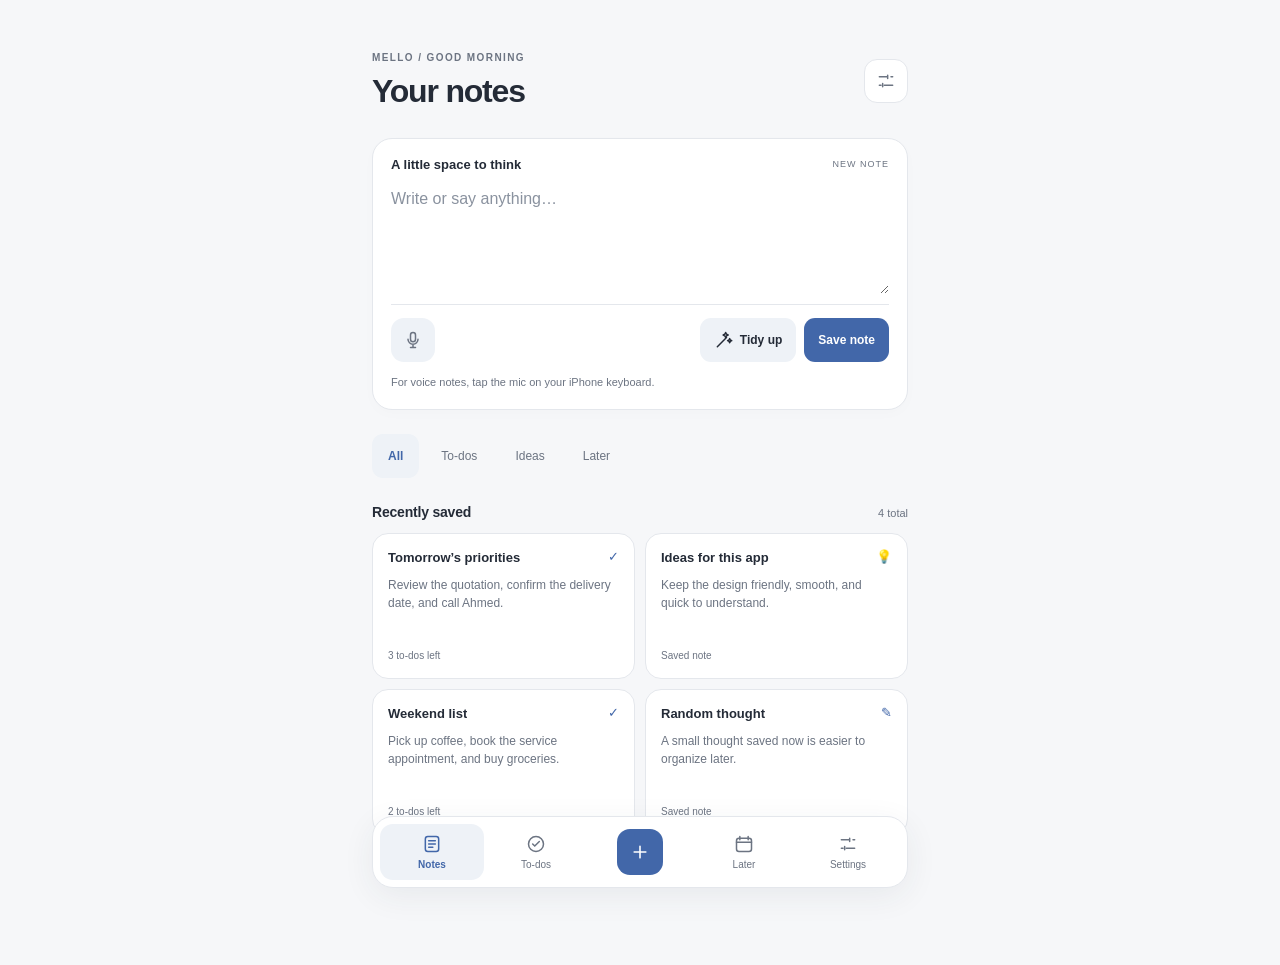
<file: index.html>
<!doctype html>
<html lang="en">
<head>
  <meta charset="utf-8">
  <meta name="viewport" content="width=device-width, initial-scale=1, viewport-fit=cover">
  <meta name="theme-color" content="#f6f7f9">
  <meta name="apple-mobile-web-app-capable" content="yes">
  <meta name="apple-mobile-web-app-status-bar-style" content="default">
  <meta name="apple-mobile-web-app-title" content="Mello Notes">
  <meta name="description" content="A friendly, private notes app that turns messy thoughts into clear notes and actions.">
  <title>Mello Notes</title>
  <link rel="manifest" href="manifest.webmanifest">
  <link rel="icon" href="icons/icon.svg" type="image/svg+xml">
  <link rel="apple-touch-icon" href="icons/icon-180.png">
  <link rel="stylesheet" href="styles.css">
</head>
<body>
  <div class="app-shell" data-theme="ocean">
    <header class="app-header">
      <div>
        <p class="greeting" id="greeting">MELLO / YOUR PERSONAL SPACE</p>
        <h1 id="screenTitle">Your notes</h1>
      </div>
      <button class="icon-button profile-button" id="settingsButton" aria-label="Open settings">
        <svg aria-hidden="true"><use href="#icon-settings"></use></svg>
      </button>
    </header>

    <main>
      <section class="capture-panel" id="capturePanel" aria-labelledby="newNoteLabel">
        <div class="capture-heading">
          <label id="newNoteLabel" for="noteInput">A little space to think</label>
          <span class="ai-ready">NEW NOTE</span>
        </div>
        <textarea id="noteInput" rows="3" placeholder="Write or say anything…" autocomplete="off"></textarea>
        <div class="capture-actions">
          <button class="mic-button" id="micButton" type="button" aria-label="Use iPhone dictation">
            <svg aria-hidden="true"><use href="#icon-mic"></use></svg>
          </button>
          <button class="secondary-button" id="organizeButton" type="button">
            <svg aria-hidden="true"><use href="#icon-wand"></use></svg>
            Tidy up
          </button>
          <button class="primary-button" id="savePlainNote" type="button">Save note</button>
        </div>
        <p class="capture-hint">For voice notes, tap the mic on your iPhone keyboard.</p>
      </section>

      <section id="notesView" class="view active-view" aria-label="Notes">
        <div class="filter-row" role="group" aria-label="Filter notes">
          <button class="filter-chip active" data-filter="all">All</button>
          <button class="filter-chip" data-filter="task">To-dos</button>
          <button class="filter-chip" data-filter="idea">Ideas</button>
          <button class="filter-chip" data-filter="scheduled">Later</button>
        </div>
        <div class="section-heading">
          <h2>Recently saved</h2>
          <span id="noteCount">0 total</span>
        </div>
        <div class="note-grid" id="noteGrid"></div>
        <div class="empty-state" id="notesEmpty" hidden>
          <span class="empty-icon">💭</span>
          <h3>Your thoughts will live here</h3>
          <p>Write something above—even if it is messy.</p>
        </div>
      </section>

      <section id="tasksView" class="view" aria-label="Tasks" hidden>
        <div class="section-heading top-section"><h2>To-dos</h2><span id="taskCount">0 open</span></div>
        <div id="taskList" class="task-list"></div>
        <div class="empty-state" id="tasksEmpty" hidden><span class="empty-icon">✅</span><h3>Nothing waiting</h3><p>Tasks found in your notes will appear here.</p></div>
      </section>

      <section id="scheduleView" class="view" aria-label="Schedule" hidden>
        <div class="section-heading top-section"><h2>Later</h2><span>Reminders</span></div>
        <div id="scheduleList" class="schedule-list"></div>
        <div class="empty-state" id="scheduleEmpty" hidden><span class="empty-icon">🗓️</span><h3>No reminders yet</h3><p>Add a date to any note when you need a nudge.</p></div>
      </section>
    </main>

    <nav class="bottom-nav" aria-label="Main navigation">
      <button class="nav-button active" data-view="notes" aria-label="Notes"><svg aria-hidden="true"><use href="#icon-note"></use></svg><span>Notes</span></button>
      <button class="nav-button" data-view="tasks" aria-label="Tasks"><svg aria-hidden="true"><use href="#icon-check"></use></svg><span>To-dos</span></button>
      <button class="nav-button add-button" data-view="add" aria-label="Add a note"><svg aria-hidden="true"><use href="#icon-plus"></use></svg><span>Add</span></button>
      <button class="nav-button" data-view="schedule" aria-label="Schedule"><svg aria-hidden="true"><use href="#icon-calendar"></use></svg><span>Later</span></button>
      <button class="nav-button" data-view="settings" aria-label="Settings"><svg aria-hidden="true"><use href="#icon-settings"></use></svg><span>Settings</span></button>
    </nav>

  <dialog id="organizeDialog" class="sheet-dialog">
    <form method="dialog" class="sheet-card" id="organizeForm">
      <div class="sheet-handle"></div>
      <div class="sheet-header"><div><span class="sheet-kicker">Formatting preview</span><h2>A little more organized</h2></div><button class="icon-button" value="cancel" aria-label="Close"><svg aria-hidden="true"><use href="#icon-close"></use></svg></button></div>
      <p class="capture-hint">Basic offline formatting, not AI rewriting. Please review dates and tasks before saving.</p>
      <label for="organizedTitle">Title</label>
      <input id="organizedTitle" type="text" maxlength="80">
      <label for="organizedText">Organized note</label>
      <textarea id="organizedText" rows="5"></textarea>
      <div class="suggestion-block">
        <div class="suggestion-heading"><strong>Tasks found</strong><span id="detectedTaskCount">0</span></div>
        <div id="detectedTasks" class="detected-tasks"></div>
      </div>
      <div class="reminder-fields">
        <label>Reminder date<input id="suggestedDate" type="date"></label>
        <label>Time<input id="suggestedTime" type="time"></label>
      </div>
      <details class="original-note"><summary>See original words</summary><p id="originalText"></p></details>
      <div class="sheet-actions"><button class="secondary-button" id="keepOriginal" type="button">Save original</button><button class="primary-button" id="applyOrganized" value="default"><svg aria-hidden="true"><use href="#icon-check"></use></svg>Save version</button></div>
    </form>
  </dialog>

  <dialog id="noteDialog" class="sheet-dialog">
    <form method="dialog" class="sheet-card" id="noteForm">
      <div class="sheet-handle"></div>
      <div class="sheet-header"><div><span class="sheet-kicker">Note</span><h2>Edit your note</h2></div><button class="icon-button" value="cancel" aria-label="Close"><svg aria-hidden="true"><use href="#icon-close"></use></svg></button></div>
      <input type="hidden" id="editingNoteId">
      <label for="editingTitle">Title</label><input id="editingTitle" type="text" maxlength="80">
      <label for="editingText">Note</label><textarea id="editingText" rows="6"></textarea>
      <div class="reminder-fields"><label>Reminder date<input id="editingDate" type="date"></label><label>Time<input id="editingTime" type="time"></label></div>
      <button type="button" class="calendar-button" id="noteCalendar">Save &amp; export to Calendar</button>
      <p class="capture-hint">Import the event into Calendar and set an alert there. Mello does not send background notifications.</p>
      <div class="sheet-actions split"><button type="button" class="danger-button" id="deleteNote">Delete</button><div><button class="secondary-button" value="cancel">Cancel</button><button class="primary-button" id="saveNote" value="default">Save</button></div></div>
    </form>
  </dialog>

  <dialog id="settingsDialog" class="sheet-dialog">
    <form method="dialog" class="sheet-card settings-card">
      <div class="sheet-handle"></div>
      <div class="sheet-header"><div><span class="sheet-kicker">Make it yours</span><h2>Settings</h2></div><button class="icon-button" value="cancel" aria-label="Close"><svg aria-hidden="true"><use href="#icon-close"></use></svg></button></div>
      <section class="settings-section"><h3>Colour</h3><div class="theme-picker" id="themePicker"><button type="button" data-theme="ocean" class="theme-option active"><span class="theme-swatch ocean"></span>Slate</button><button type="button" data-theme="grape" class="theme-option"><span class="theme-swatch grape"></span>Dusk</button><button type="button" data-theme="sunset" class="theme-option"><span class="theme-swatch sunset"></span>Stone</button><button type="button" data-theme="matcha" class="theme-option"><span class="theme-swatch matcha"></span>Sage</button></div></section>
      <section class="settings-section"><h3>Install on iPhone</h3><p>Open this page in Safari, tap Share, then choose <strong>Add to Home Screen</strong>.</p></section>
      <section class="settings-section"><h3>Your data</h3><p>Notes stay in this browser on this device.</p><div class="settings-actions"><button type="button" class="secondary-button" id="exportData">Export backup</button><label class="secondary-button file-button">Import backup<input id="importData" type="file" accept="application/json"></label></div></section>
    </form>
  </dialog>

  <div class="toast" id="toast" role="status" aria-live="polite"></div>
  </div>

  <svg width="0" height="0" class="icon-sprite" aria-hidden="true">
    <symbol id="icon-smile" viewBox="0 0 24 24"><circle cx="12" cy="12" r="9" fill="none" stroke="currentColor" stroke-width="1.8"/><path d="M8 14.2c1 1.5 2.3 2.2 4 2.2s3-.7 4-2.2M9 9h.01M15 9h.01" fill="none" stroke="currentColor" stroke-linecap="round" stroke-width="2"/></symbol>
    <symbol id="icon-sparkles" viewBox="0 0 24 24"><path d="m12 3 1.4 4.1L17.5 8.5l-4.1 1.4L12 14l-1.4-4.1-4.1-1.4 4.1-1.4L12 3Zm6 10 .8 2.2 2.2.8-2.2.8L18 19l-.8-2.2L15 16l2.2-.8L18 13Z" fill="none" stroke="currentColor" stroke-linejoin="round" stroke-width="1.8"/></symbol>
    <symbol id="icon-mic" viewBox="0 0 24 24"><rect x="9" y="3" width="6" height="11" rx="3" fill="none" stroke="currentColor" stroke-width="1.8"/><path d="M6 11a6 6 0 0 0 12 0M12 17v4M9 21h6" fill="none" stroke="currentColor" stroke-linecap="round" stroke-width="1.8"/></symbol>
    <symbol id="icon-wand" viewBox="0 0 24 24"><path d="m4 20 11-11M13 5l1-2 1 2 2 1-2 1-1 2-1-2-2-1 2-1Zm5 7 .8-1.7.8 1.7 1.7.8-1.7.8-.8 1.7-.8-1.7-1.7-.8 1.7-.8Z" fill="none" stroke="currentColor" stroke-linecap="round" stroke-linejoin="round" stroke-width="1.8"/></symbol>
    <symbol id="icon-note" viewBox="0 0 24 24"><rect x="4" y="3" width="16" height="18" rx="3" fill="none" stroke="currentColor" stroke-width="1.8"/><path d="M8 8h8M8 12h8M8 16h5" stroke="currentColor" stroke-linecap="round" stroke-width="1.8"/></symbol>
    <symbol id="icon-check" viewBox="0 0 24 24"><circle cx="12" cy="12" r="9" fill="none" stroke="currentColor" stroke-width="1.8"/><path d="m8 12 2.5 2.5L16 9" fill="none" stroke="currentColor" stroke-linecap="round" stroke-linejoin="round" stroke-width="1.8"/></symbol>
    <symbol id="icon-calendar" viewBox="0 0 24 24"><rect x="3" y="5" width="18" height="16" rx="3" fill="none" stroke="currentColor" stroke-width="1.8"/><path d="M7 3v4M17 3v4M3 10h18" stroke="currentColor" stroke-linecap="round" stroke-width="1.8"/></symbol>
    <symbol id="icon-plus" viewBox="0 0 24 24"><path d="M12 5v14M5 12h14" stroke="currentColor" stroke-linecap="round" stroke-width="1.9"/></symbol>
    <symbol id="icon-settings" viewBox="0 0 24 24"><path d="M4 7h10M18 7h2M4 17h2M10 17h10M14 5v4M8 15v4" fill="none" stroke="currentColor" stroke-linecap="round" stroke-width="1.8"/></symbol>
    <symbol id="icon-close" viewBox="0 0 24 24"><path d="m7 7 10 10M17 7 7 17" stroke="currentColor" stroke-linecap="round" stroke-width="1.8"/></symbol>
  </svg>
  <script src="app.js"></script>
</body>
</html>
</file>
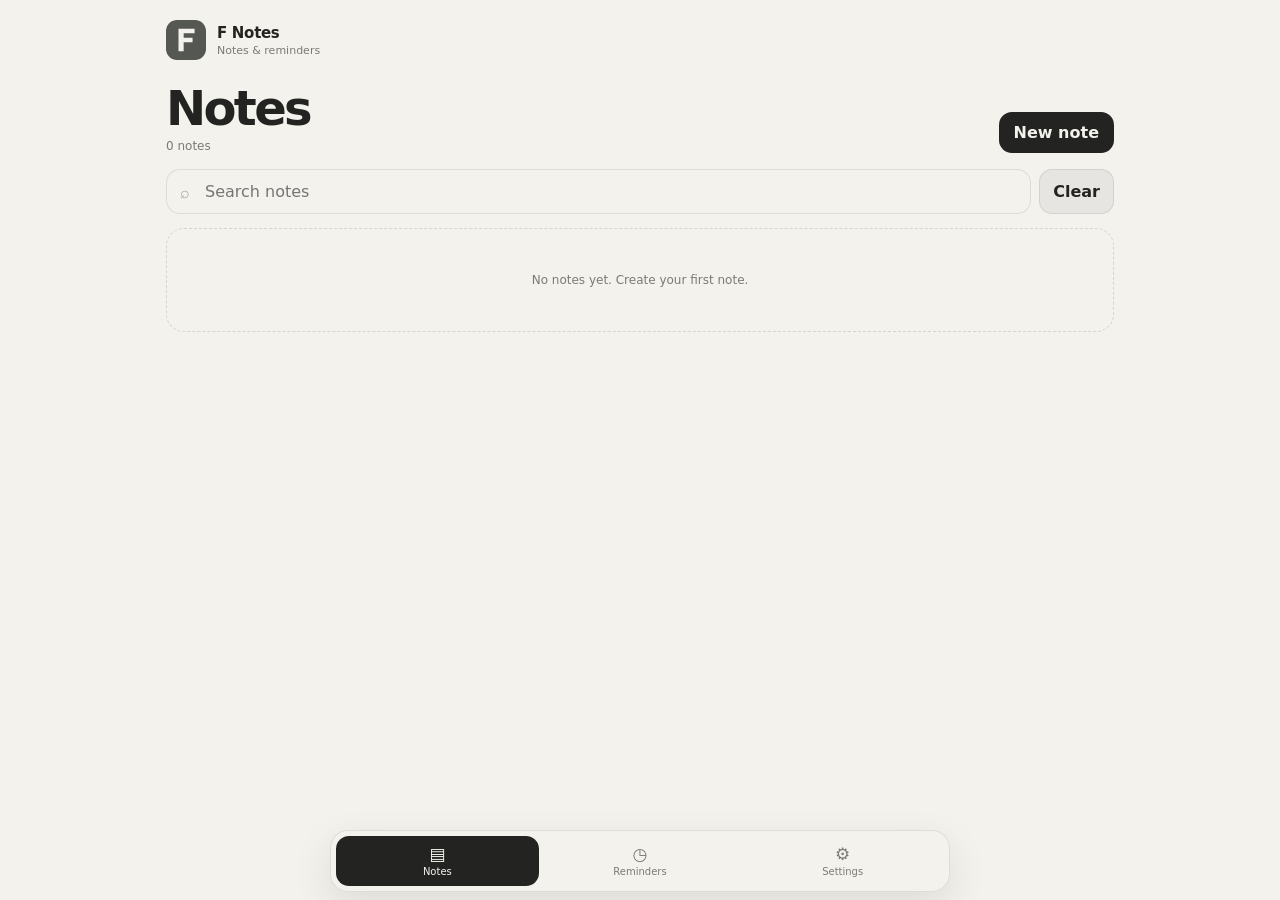
<file: secret-links/index.html>
<!doctype html>
<html lang="en">
<head>
<meta charset="utf-8">
<meta name="viewport" content="width=device-width,initial-scale=1,viewport-fit=cover">
<meta name="theme-color" content="#F4F2ED">
<meta http-equiv="Cache-Control" content="no-cache, no-store, must-revalidate">
<meta http-equiv="Pragma" content="no-cache">
<meta http-equiv="Expires" content="0">
<meta name="apple-mobile-web-app-capable" content="yes">
<meta name="apple-mobile-web-app-status-bar-style" content="default">
<meta name="apple-mobile-web-app-title" content="F Notes">
<link rel="manifest" href="./manifest.webmanifest">
<link rel="icon" href="./logo.svg" type="image/svg+xml">
<link rel="apple-touch-icon" href="./logo.svg">
<title>F Notes</title>
<style>
:root{
  --paper:#F4F2ED;
  --ink:#232421;
  --accent:#7C8570;
  --ink-06:rgba(35,36,33,.06);
  --ink-10:rgba(35,36,33,.10);
  --ink-14:rgba(35,36,33,.14);
  --ink-38:rgba(35,36,33,.38);
  --ink-58:rgba(35,36,33,.58);
  --ink-76:rgba(35,36,33,.76);
  --accent-12:rgba(124,133,112,.12);
  --accent-20:rgba(124,133,112,.20);
  --accent-38:rgba(124,133,112,.38);
  --radius:18px;
  --shadow:0 12px 34px rgba(35,36,33,.06);
}
*{box-sizing:border-box}
html,body{margin:0;min-height:100%;background:var(--paper);color:var(--ink);font-family:Inter,ui-sans-serif,system-ui,-apple-system,BlinkMacSystemFont,"Segoe UI",sans-serif}
body{padding-bottom:calc(74px + env(safe-area-inset-bottom))}
button,input,textarea,select{font:inherit}
button{cursor:pointer;color:inherit}
button,input,textarea,select{-webkit-tap-highlight-color:transparent}
.app{max-width:980px;margin:0 auto;padding:20px 16px 32px}
.topbar{display:flex;align-items:center;justify-content:space-between;gap:16px;margin-bottom:24px}
.brand{display:flex;align-items:center;gap:11px;user-select:none;-webkit-user-select:none}
.brand img{width:40px;height:40px;border-radius:11px;display:block}
.brand-copy strong{display:block;font-size:15px;letter-spacing:-.02em}
.brand-copy span{display:block;font-size:11px;color:var(--ink-58);margin-top:2px}
.top-actions{display:flex;gap:8px}
.icon-btn,.ghost-btn{border:1px solid var(--ink-10);background:rgba(244,242,237,.92);border-radius:12px;min-height:40px;padding:0 12px}
.icon-btn{width:40px;padding:0;font-size:18px}
.primary-btn{border:0;background:var(--ink);color:var(--paper);border-radius:13px;padding:11px 15px;font-weight:750}
.secondary-btn{border:1px solid var(--ink-10);background:var(--ink-06);border-radius:13px;padding:10px 13px;font-weight:650}
.danger-btn{border:1px solid var(--ink-10);background:transparent;border-radius:13px;padding:10px 13px;color:var(--ink-76)}
.page{display:none}
.page.active{display:block}
.page-head{display:flex;align-items:flex-end;justify-content:space-between;gap:16px;margin-bottom:16px}
.page-head h1{margin:0;font-size:clamp(30px,6vw,48px);letter-spacing:-.055em;line-height:1}
.page-head p{margin:7px 0 0;color:var(--ink-58);font-size:12px}
.search-row{display:grid;grid-template-columns:1fr auto;gap:8px;margin-bottom:14px}
.search-box{position:relative}
.search-box input{width:100%;border:1px solid var(--ink-10);background:rgba(244,242,237,.82);border-radius:14px;padding:12px 13px 12px 38px;outline:none;color:var(--ink)}
.search-box span{position:absolute;left:14px;top:50%;transform:translateY(-50%);color:var(--ink-38)}
.count{color:var(--ink-58);font-size:11px}
.notes-grid{display:grid;grid-template-columns:repeat(3,minmax(0,1fr));gap:10px}
.notes-grid.list{grid-template-columns:1fr}
.note-card{border:1px solid var(--ink-10);background:rgba(244,242,237,.9);border-radius:var(--radius);padding:14px;box-shadow:var(--shadow);min-width:0;position:relative}
.note-card.compact{padding:11px}
.note-card.pinned:before{content:"";position:absolute;top:12px;right:12px;width:7px;height:7px;border-radius:50%;background:var(--accent)}
.note-card h3{margin:0;padding-right:16px;font-size:14px;letter-spacing:-.02em;white-space:nowrap;overflow:hidden;text-overflow:ellipsis}
.note-card p{margin:8px 0 0;color:var(--ink-76);font-size:12px;line-height:1.5;display:-webkit-box;-webkit-box-orient:vertical;overflow:hidden}
.note-card.compact p{margin-top:6px}
.card-meta{display:flex;gap:7px;align-items:center;flex-wrap:wrap;margin-top:11px;color:var(--ink-58);font-size:10px}
.badge{display:inline-flex;align-items:center;gap:4px;border-radius:999px;padding:5px 8px;background:var(--accent-12);color:var(--ink-76)}
.note-images{display:grid;grid-template-columns:repeat(3,1fr);gap:5px;margin-top:10px}
.note-images img{width:100%;height:70px;object-fit:cover;border-radius:10px}
.notes-grid.list .note-images{grid-template-columns:repeat(4,90px)}
.notes-grid.list .note-images img{height:60px}
.empty{grid-column:1/-1;padding:44px 20px;border:1px dashed var(--ink-14);border-radius:var(--radius);text-align:center;color:var(--ink-58);font-size:12px}
.section-title{display:flex;align-items:center;justify-content:space-between;gap:12px;margin:22px 0 10px}
.section-title h2{margin:0;font-size:16px;letter-spacing:-.03em}
.section-title span{font-size:10px;color:var(--ink-58)}
.reminder-list{display:grid;gap:9px}
.reminder-item{border:1px solid var(--ink-10);border-radius:16px;padding:13px 14px;display:flex;justify-content:space-between;align-items:center;gap:14px;background:rgba(244,242,237,.86)}
.reminder-item.overdue{border-color:var(--accent-38)}
.reminder-item b{display:block;font-size:13px}
.reminder-item span{display:block;color:var(--ink-58);font-size:10px;margin-top:4px}
.reminder-time{text-align:right;white-space:nowrap;font-size:11px;color:var(--ink-76)}
.settings-group{border-top:1px solid var(--ink-10);padding:18px 0}
.settings-group:first-of-type{border-top:0;padding-top:0}
.setting{display:flex;align-items:center;justify-content:space-between;gap:16px;padding:8px 0}
.setting-copy b{display:block;font-size:13px}
.setting-copy span{display:block;color:var(--ink-58);font-size:10px;margin-top:3px;line-height:1.45}
.setting select{border:1px solid var(--ink-10);background:var(--ink-06);border-radius:11px;padding:9px 10px;color:var(--ink)}
.switch{position:relative;width:44px;height:26px;flex:0 0 auto}
.switch input{display:none}
.slider{position:absolute;inset:0;background:var(--ink-14);border-radius:99px;transition:.2s}
.slider:after{content:"";position:absolute;width:20px;height:20px;left:3px;top:3px;background:var(--paper);border-radius:50%;transition:.2s;box-shadow:0 2px 5px rgba(35,36,33,.18)}
.switch input:checked+.slider{background:var(--accent)}
.switch input:checked+.slider:after{transform:translateX(18px)}
.palette{display:flex;gap:8px;margin-top:10px}
.swatch{width:28px;height:28px;border-radius:9px;border:1px solid var(--ink-10)}
.private-lock{max-width:460px;margin:44px auto 0;text-align:center;padding:26px 20px;border:1px solid var(--ink-10);border-radius:22px}
.private-lock .lock-icon{width:54px;height:54px;border-radius:16px;background:var(--accent-12);display:grid;place-items:center;margin:0 auto 14px;font-size:22px}
.private-lock h2{margin:0;font-size:20px;letter-spacing:-.04em}
.private-lock p{margin:7px 0 18px;color:var(--ink-58);font-size:11px;line-height:1.55}
.private-panel{display:none}
.private-panel.active{display:block}
.private-toolbar{display:flex;align-items:center;justify-content:space-between;gap:10px;margin-bottom:14px}
.seg{display:inline-flex;background:var(--ink-06);border-radius:12px;padding:3px}
.seg button{border:0;background:transparent;border-radius:9px;padding:8px 11px;font-size:11px}
.seg button.active{background:var(--ink);color:var(--paper)}
.private-grid{display:grid;grid-template-columns:repeat(2,minmax(0,1fr));gap:9px}
.private-card{border:1px solid var(--ink-10);border-radius:16px;padding:13px;background:rgba(244,242,237,.88);min-width:0}
.private-card h3{margin:0;font-size:13px;white-space:nowrap;overflow:hidden;text-overflow:ellipsis}
.private-card p{margin:7px 0 0;font-size:11px;line-height:1.5;color:var(--ink-76);display:-webkit-box;-webkit-line-clamp:4;-webkit-box-orient:vertical;overflow:hidden}
.private-card .url{white-space:nowrap;overflow:hidden;text-overflow:ellipsis}
.private-card .actions{display:flex;gap:6px;margin-top:11px}
.private-card .actions button{border:1px solid var(--ink-10);background:var(--ink-06);border-radius:9px;padding:7px 9px;font-size:10px}
.private-note{font-size:10px;color:var(--ink-58);line-height:1.5;margin-top:12px}
.nav{position:fixed;left:50%;transform:translateX(-50%);bottom:calc(8px + env(safe-area-inset-bottom));width:min(calc(100% - 20px),620px);height:62px;background:rgba(244,242,237,.96);backdrop-filter:blur(16px);border:1px solid var(--ink-10);border-radius:18px;box-shadow:0 14px 38px rgba(35,36,33,.10);display:grid;grid-template-columns:repeat(3,1fr);padding:5px;z-index:50}
.nav button{border:0;background:transparent;border-radius:13px;font-size:10px;color:var(--ink-58);display:flex;flex-direction:column;align-items:center;justify-content:center;gap:3px}
.nav button span:first-child{font-size:17px;line-height:1}
.nav button.active{background:var(--ink);color:var(--paper)}
.modal{position:fixed;inset:0;background:rgba(35,36,33,.26);backdrop-filter:blur(8px);display:none;align-items:center;justify-content:center;padding:16px;z-index:100}
.modal.show{display:flex}
.sheet{width:min(100%,520px);max-height:92vh;overflow:auto;background:var(--paper);border:1px solid var(--ink-10);border-radius:24px;padding:20px;box-shadow:0 26px 80px rgba(35,36,33,.22)}
.sheet-head{display:flex;align-items:center;justify-content:space-between;gap:14px;margin-bottom:17px}
.sheet-head h2{margin:0;font-size:20px;letter-spacing:-.04em}
.sheet-head p{margin:4px 0 0;color:var(--ink-58);font-size:10px}
.close{border:1px solid var(--ink-10);background:var(--ink-06);width:38px;height:38px;border-radius:12px;font-size:18px}
.field{margin-bottom:12px}
.field label{display:block;margin-bottom:7px;font-size:10px;font-weight:750;color:var(--ink-58)}
.field input,.field textarea{width:100%;border:1px solid var(--ink-10);background:rgba(244,242,237,.8);border-radius:13px;padding:12px 13px;outline:none;color:var(--ink)}
.field textarea{min-height:150px;resize:vertical}
.field input:focus,.field textarea:focus{border-color:var(--accent)}
.form-row{display:grid;grid-template-columns:1fr 1fr;gap:9px}
.check-row{display:flex;align-items:center;gap:8px;margin:6px 0 14px;font-size:11px}
.image-picker{display:flex;gap:8px;align-items:center;flex-wrap:wrap}
.photo-preview{display:grid;grid-template-columns:repeat(4,1fr);gap:7px;margin-top:10px}
.photo-item{position:relative}
.photo-item img{width:100%;height:78px;object-fit:cover;border-radius:10px}
.photo-item button{position:absolute;right:4px;top:4px;border:0;width:23px;height:23px;border-radius:50%;background:rgba(35,36,33,.72);color:var(--paper);font-size:13px}
.actions-row{display:flex;gap:8px;flex-wrap:wrap;margin-top:14px}
.hidden{display:none!important}
.toast{position:fixed;left:50%;transform:translateX(-50%);bottom:calc(82px + env(safe-area-inset-bottom));background:var(--ink);color:var(--paper);padding:9px 13px;border-radius:11px;font-size:11px;opacity:0;pointer-events:none;transition:.2s;z-index:200}
.toast.show{opacity:1}
@media(max-width:820px){.notes-grid{grid-template-columns:repeat(2,minmax(0,1fr))}}
@media(max-width:560px){
  .app{padding:16px 13px 24px}
  .page-head{align-items:flex-start}
  .notes-grid{grid-template-columns:1fr}
  .notes-grid.list{grid-template-columns:1fr}
  .private-grid{grid-template-columns:1fr}
  .form-row{grid-template-columns:1fr}
  .photo-preview{grid-template-columns:repeat(3,1fr)}
  .modal{align-items:flex-end;padding:0}
  .sheet{border-radius:24px 24px 0 0;padding-bottom:calc(20px + env(safe-area-inset-bottom))}
}
</style>
</head>
<body>
<div class="app">
  <header class="topbar">
    <div class="brand">
      <img src="./logo.svg" alt="F">
      <div class="brand-copy"><strong>F Notes</strong><span>Notes & reminders</span></div>
    </div>
    <div class="top-actions"></div>
  </header>

  <section class="page active" data-page="notes">
    <div class="page-head">
      <div><h1>Notes</h1><p id="noteCount">0 notes</p></div>
      <button class="primary-btn" id="newNoteBtn">New note</button>
    </div>
    <div class="search-row">
      <div class="search-box"><span>⌕</span><input id="noteSearch" placeholder="Search notes"></div>
      <button class="secondary-btn" id="clearSearch">Clear</button>
    </div>
    <section class="notes-grid" id="notesGrid"></section>
  </section>

  <section class="page" data-page="reminders">
    <div class="page-head">
      <div><h1>Reminders</h1><p>Dates attached to your notes.</p></div>
      <button class="secondary-btn" id="requestNotify">Enable alerts</button>
    </div>
    <div class="section-title"><h2>Upcoming</h2><span id="upcomingCount">0</span></div>
    <div class="reminder-list" id="upcomingList"></div>
    <div class="section-title"><h2>Overdue</h2><span id="overdueCount">0</span></div>
    <div class="reminder-list" id="overdueList"></div>
  </section>

  <section class="page" data-page="private">
    <div class="page-head">
      <div><h1>Private</h1><p>Encrypted notes and links.</p></div>
      <div class="actions-row" style="margin-top:0">
        <button class="secondary-btn" id="privateBack">Back</button>
        <button class="secondary-btn hidden" id="lockPrivate">Lock</button>
      </div>
    </div>

    <div class="private-lock" id="privateLockView">
      <div class="lock-icon">⌾</div>
      <h2 id="privateLockTitle">Private Space</h2>
      <p id="privateLockText">Create a password to encrypt this space on this device.</p>
      <div class="field" id="createPasswordField"><label>Create password</label><input id="createPassword" type="password" autocomplete="new-password"></div>
      <div class="field" id="confirmPasswordField"><label>Confirm password</label><input id="confirmPassword" type="password" autocomplete="new-password"></div>
      <div class="field hidden" id="unlockPasswordField"><label>Password</label><input id="unlockPassword" type="password" autocomplete="current-password"></div>
      <button class="primary-btn" id="privateAccessBtn">Create private space</button>
      <p class="private-note">Private content is encrypted with your password using AES-GCM. If you forget the password, the encrypted data cannot be recovered.</p>
    </div>

    <div class="private-panel" id="privatePanel">
      <div class="private-toolbar">
        <div class="seg">
          <button class="active" data-private-type="notes">Notes</button>
          <button data-private-type="links">Links</button>
        </div>
        <button class="primary-btn" id="addPrivateItem">Add private note</button>
      </div>
      <div class="search-box" style="margin-bottom:12px"><span>⌕</span><input id="privateSearch" placeholder="Search private notes"></div>
      <div class="private-grid" id="privateGrid"></div>
      <div class="actions-row">
        <button class="secondary-btn" id="changePrivatePassword">Change password</button>
        <button class="secondary-btn" id="exportPrivate">Export encrypted backup</button>
      </div>
    </div>
  </section>

  <section class="page" data-page="settings">
    <div class="page-head">
      <div><h1>Settings</h1><p>Keep the app simple, but make the notes fit you.</p></div>
    </div>

    <div class="settings-group">
      <div class="setting">
        <div class="setting-copy"><b>Layout</b><span>Grid or full-width list.</span></div>
        <select id="layoutSetting"><option value="grid">Grid</option><option value="list">List</option></select>
      </div>
      <div class="setting">
        <div class="setting-copy"><b>Card density</b><span>Comfortable or compact note cards.</span></div>
        <select id="densitySetting"><option value="comfortable">Comfortable</option><option value="compact">Compact</option></select>
      </div>
      <div class="setting">
        <div class="setting-copy"><b>Text preview</b><span>How much of each note to show.</span></div>
        <select id="previewSetting"><option value="2">2 lines</option><option value="4">4 lines</option><option value="6">6 lines</option></select>
      </div>
      <div class="setting">
        <div class="setting-copy"><b>Photo previews</b><span>Show attached images on note cards.</span></div>
        <label class="switch"><input id="photosSetting" type="checkbox"><span class="slider"></span></label>
      </div>
      <div class="setting">
        <div class="setting-copy"><b>Sort notes</b><span>Choose the default order.</span></div>
        <select id="sortSetting"><option value="updated">Recently updated</option><option value="created">Recently created</option><option value="title">Title</option></select>
      </div>
    </div>

    <div class="settings-group">
      <div class="setting">
        <div class="setting-copy"><b>Reminder alerts</b><span>Browser alerts while this app is open.</span></div>
        <label class="switch"><input id="notificationsSetting" type="checkbox"><span class="slider"></span></label>
      </div>
    </div>

    <div class="settings-group">
      <div class="setting">
        <div class="setting-copy"><b>Three-color palette</b><span>Stone, charcoal and muted sage.</span></div>
      </div>
      <div class="palette">
        <div class="swatch" style="background:#F4F2ED"></div>
        <button class="swatch" id="secretPaletteTrigger" aria-label="Charcoal color" style="background:#232421;padding:0"></button>
        <div class="swatch" style="background:#7C8570"></div>
      </div>
    </div>

    <div class="settings-group">
      <div class="actions-row">
        <button class="secondary-btn" id="exportNotes">Export notes</button>
        <button class="secondary-btn" id="importNotes">Import notes</button>
        <input id="importNotesFile" type="file" accept="application/json" hidden>
      </div>
    </div>
  </section>
</div>

<nav class="nav">
  <button class="active" data-nav="notes"><span>▤</span><span>Notes</span></button>
  <button data-nav="reminders"><span>◷</span><span>Reminders</span></button>
  <button data-nav="settings"><span>⚙</span><span>Settings</span></button>
</nav>

<div class="modal" id="noteModal">
  <div class="sheet">
    <div class="sheet-head">
      <div><h2 id="noteModalTitle">New note</h2><p>Add text, photos and an optional reminder.</p></div>
      <button class="close" data-close="noteModal">×</button>
    </div>
    <div class="field"><label>Title</label><input id="editTitle" placeholder="Note title"></div>
    <div class="field"><label>Note</label><textarea id="editBody" placeholder="Start writing…"></textarea></div>
    <div class="field">
      <label>Photos</label>
      <div class="image-picker">
        <button class="secondary-btn" id="pickPhotos">Add photos</button>
        <input id="photoInput" type="file" accept="image/*" multiple hidden>
        <span class="count" id="photoCount">0 photos</span>
      </div>
      <div class="photo-preview" id="photoPreview"></div>
    </div>
    <div class="form-row">
      <div class="field"><label>Reminder</label><input id="editReminder" type="datetime-local"></div>
      <div class="field"><label>Created</label><input id="createdDisplay" disabled></div>
    </div>
    <label class="check-row"><input id="editPinned" type="checkbox"> Pin this note</label>
    <div class="actions-row">
      <button class="primary-btn" id="saveNote">Save note</button>
      <button class="danger-btn hidden" id="deleteNote">Delete</button>
    </div>
  </div>
</div>

<div class="modal" id="privateItemModal">
  <div class="sheet">
    <div class="sheet-head">
      <div><h2 id="privateItemTitle">Private note</h2><p id="privateItemSub">Encrypted when saved.</p></div>
      <button class="close" data-close="privateItemModal">×</button>
    </div>
    <div class="field"><label>Title</label><input id="privateTitle" placeholder="Title"></div>
    <div class="field" id="privateBodyField"><label>Note</label><textarea id="privateBody" placeholder="Private note…"></textarea></div>
    <div class="field hidden" id="privateUrlField"><label>URL</label><input id="privateUrl" inputmode="url" placeholder="https://example.com"></div>
    <div class="actions-row">
      <button class="primary-btn" id="savePrivateItem">Save</button>
      <button class="danger-btn hidden" id="deletePrivateItem">Delete</button>
    </div>
  </div>
</div>

<div class="modal" id="passwordModal">
  <div class="sheet">
    <div class="sheet-head">
      <div><h2>Change password</h2><p>This will re-encrypt your private space.</p></div>
      <button class="close" data-close="passwordModal">×</button>
    </div>
    <div class="field"><label>New password</label><input id="newVaultPassword" type="password" autocomplete="new-password"></div>
    <div class="field"><label>Confirm password</label><input id="confirmVaultPassword" type="password" autocomplete="new-password"></div>
    <button class="primary-btn" id="saveNewPassword">Change password</button>
  </div>
</div>

<div class="toast" id="toast"></div>

<script>
const $=id=>document.getElementById(id);

/* F Notes self-cleanup: remove stale copies of this mini-app left by older service-worker versions. */
(async()=>{
  try{
    if('caches' in window){
      const names=await caches.keys();
      for(const name of names){
        const cache=await caches.open(name);
        const reqs=await cache.keys();
        for(const req of reqs){
          if(new URL(req.url).pathname.includes('/secret-links/')) await cache.delete(req);
        }
      }
    }
  }catch{}
})();
const SETTINGS_KEY='fnotes_settings_v2';
const VAULT_KEY='fnotes_private_v2';
const OLD_NOTES_KEY='fnotes_v1';
const OLD_LINKS_KEY='flinks_links_v3';
const defaults={layout:'grid',density:'comfortable',previewLines:4,showPhotos:true,sort:'updated',notifications:false};
let currentPage='notes';
let editNoteId=null;
let editPhotos=[];
let privateMode='notes';
let privateEditId=null;
let vaultKey=null;
let vaultData={notes:[],links:[]};

function toast(msg){
  const el=$('toast');el.textContent=msg;el.classList.add('show');
  clearTimeout(toast.t);toast.t=setTimeout(()=>el.classList.remove('show'),1800);
}
function openModal(id){$(id).classList.add('show')}
function closeModal(id){$(id).classList.remove('show')}
function uid(){return crypto.randomUUID?crypto.randomUUID():Date.now().toString(36)+Math.random().toString(36).slice(2)}
function fmtDate(ts){return new Intl.DateTimeFormat(undefined,{month:'short',day:'numeric',year:'numeric'}).format(new Date(ts))}
function fmtDateTime(ts){return new Intl.DateTimeFormat(undefined,{month:'short',day:'numeric',hour:'numeric',minute:'2-digit'}).format(new Date(ts))}
function toLocalInput(ts){
  if(!ts)return'';
  const d=new Date(ts),p=n=>String(n).padStart(2,'0');
  return d.getFullYear()+'-'+p(d.getMonth()+1)+'-'+p(d.getDate())+'T'+p(d.getHours())+':'+p(d.getMinutes());
}
function normalizeUrl(v){v=(v||'').trim();if(!v)return'';return /^https?:\/\//i.test(v)?v:'https://'+v}
function host(v){try{return new URL(normalizeUrl(v)).hostname.replace(/^www\./,'')}catch{return v}}
function getSettings(){try{return {...defaults,...JSON.parse(localStorage.getItem(SETTINGS_KEY)||'{}')}}catch{return {...defaults}}}
function setSettings(s){localStorage.setItem(SETTINGS_KEY,JSON.stringify(s));applySettings();renderNotes()}
function applySettings(){
  const s=getSettings();
  $('layoutSetting').value=s.layout;
  $('densitySetting').value=s.density;
  $('previewSetting').value=String(s.previewLines);
  $('photosSetting').checked=s.showPhotos;
  $('sortSetting').value=s.sort;
  $('notificationsSetting').checked=s.notifications;
  $('notesGrid').classList.toggle('list',s.layout==='list');
}
let secretEntryAllowed=false;
function navigate(page){
  if(page==='private'&&!secretEntryAllowed)return;
  currentPage=page;
  document.querySelectorAll('.page').forEach(x=>x.classList.toggle('active',x.dataset.page===page));
  document.querySelectorAll('[data-nav]').forEach(x=>x.classList.toggle('active',x.dataset.nav===page));
  if(page==='reminders')renderReminders();
  if(page==='private')refreshPrivateEntry();
  if(page==='settings')applySettings();
}
document.querySelectorAll('[data-nav]').forEach(b=>b.onclick=()=>navigate(b.dataset.nav));

/* Secret entry: tap the charcoal swatch inside Settings. */
$('secretPaletteTrigger').addEventListener('click',()=>{
  secretEntryAllowed=true;
  navigate('private');
  secretEntryAllowed=false;
  refreshPrivateEntry();
});

/* IndexedDB notes */
const DB_NAME='FNotesDB',STORE='notes';
function dbOpen(){
  return new Promise((resolve,reject)=>{
    const r=indexedDB.open(DB_NAME,1);
    r.onupgradeneeded=()=>{const db=r.result;if(!db.objectStoreNames.contains(STORE))db.createObjectStore(STORE,{keyPath:'id'})};
    r.onsuccess=()=>resolve(r.result);r.onerror=()=>reject(r.error);
  });
}
async function dbAll(){
  const db=await dbOpen();
  return new Promise((resolve,reject)=>{const tx=db.transaction(STORE,'readonly'),r=tx.objectStore(STORE).getAll();r.onsuccess=()=>resolve(r.result||[]);r.onerror=()=>reject(r.error)});
}
async function dbPut(note){
  const db=await dbOpen();
  return new Promise((resolve,reject)=>{const tx=db.transaction(STORE,'readwrite');tx.objectStore(STORE).put(note);tx.oncomplete=resolve;tx.onerror=()=>reject(tx.error)});
}
async function dbDelete(id){
  const db=await dbOpen();
  return new Promise((resolve,reject)=>{const tx=db.transaction(STORE,'readwrite');tx.objectStore(STORE).delete(id);tx.oncomplete=resolve;tx.onerror=()=>reject(tx.error)});
}
async function dbClear(){
  const db=await dbOpen();
  return new Promise((resolve,reject)=>{const tx=db.transaction(STORE,'readwrite');tx.objectStore(STORE).clear();tx.oncomplete=resolve;tx.onerror=()=>reject(tx.error)});
}
async function migrateOldNotes(){
  if(localStorage.getItem('fnotes_migrated_v2'))return;
  try{
    const old=JSON.parse(localStorage.getItem(OLD_NOTES_KEY)||'[]');
    for(const n of old){
      await dbPut({id:uid(),title:n.title||'',body:n.body||'',created:n.created||Date.now(),updated:n.updated||Date.now(),reminder:null,pinned:false,photos:[]});
    }
  }catch{}
  localStorage.setItem('fnotes_migrated_v2','1');
}

/* image compression */
function fileToImage(file){return new Promise((resolve,reject)=>{const r=new FileReader();r.onload=()=>{const img=new Image();img.onload=()=>resolve(img);img.onerror=reject;img.src=r.result};r.onerror=reject;r.readAsDataURL(file)})}
async function compressImage(file){
  const img=await fileToImage(file),max=1400,scale=Math.min(1,max/Math.max(img.width,img.height));
  const c=document.createElement('canvas');c.width=Math.round(img.width*scale);c.height=Math.round(img.height*scale);
  c.getContext('2d').drawImage(img,0,0,c.width,c.height);
  return c.toDataURL('image/jpeg',.76);
}

async function renderNotes(){
  const all=await dbAll(),s=getSettings(),q=$('noteSearch').value.trim().toLowerCase();
  let items=all.filter(n=>!q||(n.title||'').toLowerCase().includes(q)||(n.body||'').toLowerCase().includes(q));
  items.sort((a,b)=>{
    if((a.pinned?1:0)!==(b.pinned?1:0))return (b.pinned?1:0)-(a.pinned?1:0);
    if(s.sort==='title')return (a.title||'').localeCompare(b.title||'');
    if(s.sort==='created')return (b.created||0)-(a.created||0);
    return (b.updated||0)-(a.updated||0);
  });
  $('noteCount').textContent=all.length+' '+(all.length===1?'note':'notes');
  const grid=$('notesGrid');grid.innerHTML='';grid.classList.toggle('list',s.layout==='list');
  if(!items.length){grid.innerHTML='<div class="empty">'+(all.length?'No matching notes.':'No notes yet. Create your first note.')+'</div>';return}
  for(const n of items){
    const card=document.createElement('article');card.className='note-card'+(s.density==='compact'?' compact':'')+(n.pinned?' pinned':'');
    const h=document.createElement('h3');h.textContent=n.title||'Untitled';
    const p=document.createElement('p');p.textContent=n.body||'';p.style.webkitLineClamp=String(s.previewLines);
    card.append(h,p);
    if(s.showPhotos&&n.photos?.length){
      const ph=document.createElement('div');ph.className='note-images';
      n.photos.slice(0,s.layout==='list'?4:3).forEach(src=>{const img=document.createElement('img');img.src=src;img.alt='';ph.appendChild(img)});
      card.appendChild(ph);
    }
    const meta=document.createElement('div');meta.className='card-meta';
    const date=document.createElement('span');date.textContent=fmtDate(n.updated||n.created);
    meta.appendChild(date);
    if(n.photos?.length){const b=document.createElement('span');b.className='badge';b.textContent='▧ '+n.photos.length;meta.appendChild(b)}
    if(n.reminder){const b=document.createElement('span');b.className='badge';b.textContent='◷ '+fmtDateTime(n.reminder);meta.appendChild(b)}
    card.appendChild(meta);
    card.onclick=()=>openNoteEditor(n.id);
    grid.appendChild(card);
  }
}
function resetNoteEditor(){
  editNoteId=null;editPhotos=[];$('editTitle').value='';$('editBody').value='';$('editReminder').value='';$('editPinned').checked=false;
  $('noteModalTitle').textContent='New note';$('deleteNote').classList.add('hidden');$('createdDisplay').value=fmtDateTime(Date.now());renderPhotoPreview();
}
function renderPhotoPreview(){
  $('photoCount').textContent=editPhotos.length+' '+(editPhotos.length===1?'photo':'photos');
  const box=$('photoPreview');box.innerHTML='';
  editPhotos.forEach((src,i)=>{
    const w=document.createElement('div');w.className='photo-item';
    const img=document.createElement('img');img.src=src;
    const x=document.createElement('button');x.textContent='×';x.onclick=()=>{editPhotos.splice(i,1);renderPhotoPreview()};
    w.append(img,x);box.appendChild(w);
  });
}
async function openNoteEditor(id=null){
  resetNoteEditor();
  if(id){
    const n=(await dbAll()).find(x=>x.id===id);if(!n)return;
    editNoteId=id;$('editTitle').value=n.title||'';$('editBody').value=n.body||'';$('editReminder').value=toLocalInput(n.reminder);$('editPinned').checked=!!n.pinned;
    editPhotos=[...(n.photos||[])];$('createdDisplay').value=fmtDateTime(n.created);$('noteModalTitle').textContent='Edit note';$('deleteNote').classList.remove('hidden');renderPhotoPreview();
  }
  openModal('noteModal');setTimeout(()=>$('editTitle').focus(),60);
}
async function saveNote(){
  const title=$('editTitle').value.trim(),body=$('editBody').value.trim();
  if(!title&&!body&&!editPhotos.length){closeModal('noteModal');return}
  const now=Date.now(),all=await dbAll(),existing=all.find(x=>x.id===editNoteId);
  const note={id:editNoteId||uid(),title,body,photos:[...editPhotos],created:existing?.created||now,updated:now,reminder:$('editReminder').value?new Date($('editReminder').value).getTime():null,pinned:$('editPinned').checked};
  await dbPut(note);closeModal('noteModal');await renderNotes();renderReminders();toast('Note saved');
}
async function deleteCurrentNote(){
  if(!editNoteId||!confirm('Delete this note?'))return;
  await dbDelete(editNoteId);closeModal('noteModal');await renderNotes();renderReminders();toast('Note deleted');
}
$('newNoteBtn').onclick=()=>openNoteEditor();$('saveNote').onclick=saveNote;$('deleteNote').onclick=deleteCurrentNote;
$('noteSearch').oninput=renderNotes;$('clearSearch').onclick=()=>{$('noteSearch').value='';renderNotes()};
$('pickPhotos').onclick=()=>$('photoInput').click();
$('photoInput').onchange=async e=>{
  const files=[...e.target.files].slice(0,8);
  for(const f of files){try{editPhotos.push(await compressImage(f))}catch{}}
  renderPhotoPreview();e.target.value='';
};

/* reminders */
async function renderReminders(){
  const notes=(await dbAll()).filter(n=>n.reminder).sort((a,b)=>a.reminder-b.reminder),now=Date.now();
  const upcoming=notes.filter(n=>n.reminder>=now),overdue=notes.filter(n=>n.reminder<now);
  $('upcomingCount').textContent=String(upcoming.length);$('overdueCount').textContent=String(overdue.length);
  renderReminderList('upcomingList',upcoming,false);renderReminderList('overdueList',overdue,true);
}
function renderReminderList(id,items,overdue){
  const box=$(id);box.innerHTML='';
  if(!items.length){box.innerHTML='<div class="empty">Nothing here.</div>';return}
  items.forEach(n=>{
    const row=document.createElement('div');row.className='reminder-item'+(overdue?' overdue':'');
    const copy=document.createElement('div');const b=document.createElement('b');b.textContent=n.title||'Untitled';const s=document.createElement('span');s.textContent=(n.body||'').slice(0,80);copy.append(b,s);
    const time=document.createElement('div');time.className='reminder-time';time.textContent=fmtDateTime(n.reminder);
    row.append(copy,time);row.onclick=()=>openNoteEditor(n.id);box.appendChild(row);
  });
}
$('requestNotify').onclick=async()=>{
  if(!('Notification'in window)){toast('Notifications are not supported here');return}
  const p=await Notification.requestPermission();
  if(p==='granted'){setSettings({...getSettings(),notifications:true});toast('Reminder alerts enabled')}else toast('Notification permission not granted');
};
async function checkReminders(){
  const s=getSettings();if(!s.notifications||!('Notification'in window)||Notification.permission!=='granted')return;
  const now=Date.now(),notes=await dbAll(),sent=JSON.parse(localStorage.getItem('fnotes_notified_v2')||'{}');
  for(const n of notes){
    if(n.reminder&&n.reminder<=now&&now-n.reminder<5*60*1000&&!sent[n.id]){
      new Notification(n.title||'Note reminder',{body:(n.body||'').slice(0,120),icon:'./logo.svg'});sent[n.id]=now;
    }
  }
  localStorage.setItem('fnotes_notified_v2',JSON.stringify(sent));
}
setInterval(checkReminders,30000);

/* settings */
$('layoutSetting').onchange=e=>setSettings({...getSettings(),layout:e.target.value});
$('densitySetting').onchange=e=>setSettings({...getSettings(),density:e.target.value});
$('previewSetting').onchange=e=>setSettings({...getSettings(),previewLines:Number(e.target.value)});
$('photosSetting').onchange=e=>setSettings({...getSettings(),showPhotos:e.target.checked});
$('sortSetting').onchange=e=>setSettings({...getSettings(),sort:e.target.value});
$('notificationsSetting').onchange=async e=>{
  if(e.target.checked){
    if(!('Notification'in window)){e.target.checked=false;toast('Notifications are not supported here');return}
    const p=await Notification.requestPermission();if(p!=='granted'){e.target.checked=false;toast('Notification permission not granted');return}
  }
  setSettings({...getSettings(),notifications:e.target.checked});
};
$('exportNotes').onclick=async()=>{
  const data=await dbAll(),blob=new Blob([JSON.stringify({version:2,notes:data},null,2)],{type:'application/json'}),a=document.createElement('a');
  a.href=URL.createObjectURL(blob);a.download='f-notes-backup.json';a.click();URL.revokeObjectURL(a.href);
};
$('importNotes').onclick=()=>$('importNotesFile').click();
$('importNotesFile').onchange=async e=>{
  const f=e.target.files[0];if(!f)return;
  try{
    const data=JSON.parse(await f.text()),items=Array.isArray(data)?data:data.notes;if(!Array.isArray(items))throw 0;
    for(const n of items)await dbPut({...n,id:n.id||uid()});
    await renderNotes();renderReminders();toast('Notes imported');
  }catch{toast('Could not import this file')}
  e.target.value='';
};

/* private encryption */
const enc=new TextEncoder(),dec=new TextDecoder();
function b64(bytes){let s='';bytes.forEach(b=>s+=String.fromCharCode(b));return btoa(s)}
function unb64(s){const bin=atob(s);return Uint8Array.from(bin,c=>c.charCodeAt(0))}
async function deriveKey(password,salt){
  const base=await crypto.subtle.importKey('raw',enc.encode(password),'PBKDF2',false,['deriveKey']);
  return crypto.subtle.deriveKey({name:'PBKDF2',salt,iterations:180000,hash:'SHA-256'},base,{name:'AES-GCM',length:256},false,['encrypt','decrypt']);
}
async function encryptVault(data,key,salt){
  const iv=crypto.getRandomValues(new Uint8Array(12)),plain=enc.encode(JSON.stringify(data)),cipher=new Uint8Array(await crypto.subtle.encrypt({name:'AES-GCM',iv},key,plain));
  localStorage.setItem(VAULT_KEY,JSON.stringify({v:2,salt:b64(salt),iv:b64(iv),data:b64(cipher)}));
}
async function decryptVault(password){
  const raw=JSON.parse(localStorage.getItem(VAULT_KEY)||'null');if(!raw)throw new Error('missing');
  const salt=unb64(raw.salt),key=await deriveKey(password,salt),plain=await crypto.subtle.decrypt({name:'AES-GCM',iv:unb64(raw.iv)},key,unb64(raw.data));
  return {key,data:JSON.parse(dec.decode(plain)),salt};
}
async function saveVault(){
  if(!vaultKey)return;
  const raw=JSON.parse(localStorage.getItem(VAULT_KEY)),salt=unb64(raw.salt);
  await encryptVault(vaultData,vaultKey,salt);
}
function vaultExists(){return !!localStorage.getItem(VAULT_KEY)}
function refreshPrivateEntry(){
  const exists=vaultExists(),locked=!vaultKey;
  $('privateLockView').classList.toggle('hidden',!locked);
  $('privatePanel').classList.toggle('active',!locked);
  $('lockPrivate').classList.toggle('hidden',locked);
  if(!locked)return renderPrivate();
  $('createPasswordField').classList.toggle('hidden',exists);
  $('confirmPasswordField').classList.toggle('hidden',exists);
  $('unlockPasswordField').classList.toggle('hidden',!exists);
  $('privateAccessBtn').textContent=exists?'Unlock':'Create private space';
  $('privateLockText').textContent=exists?'Enter your password to unlock your encrypted notes and links.':'Create a password to encrypt this space on this device.';
  $('privateLockTitle').textContent=exists?'Private Space Locked':'Create Private Space';
}
$('privateAccessBtn').onclick=async()=>{
  try{
    if(!vaultExists()){
      const p=$('createPassword').value,c=$('confirmPassword').value;if(p.length<6){toast('Use at least 6 characters');return}if(p!==c){toast('Passwords do not match');return}
      const salt=crypto.getRandomValues(new Uint8Array(16));vaultKey=await deriveKey(p,salt);
      let importedLinks=[];try{importedLinks=JSON.parse(localStorage.getItem(OLD_LINKS_KEY)||'[]').map(x=>({id:uid(),title:x.name||x.title||host(x.url),url:x.url,created:Date.now()}))}catch{}
      vaultData={notes:[],links:importedLinks};
      await encryptVault(vaultData,vaultKey,salt);
      localStorage.removeItem(OLD_LINKS_KEY);
      $('createPassword').value='';$('confirmPassword').value='';toast('Private space created');
    }else{
      const p=$('unlockPassword').value;const out=await decryptVault(p);vaultKey=out.key;vaultData=out.data;$('unlockPassword').value='';
    }
    refreshPrivateEntry();
  }catch{toast('Incorrect password')}
};
$('lockPrivate').onclick=()=>{vaultKey=null;vaultData={notes:[],links:[]};refreshPrivateEntry()};
$('privateBack').onclick=()=>{vaultKey=null;vaultData={notes:[],links:[]};navigate('notes')};
document.addEventListener('visibilitychange',()=>{if(document.hidden&&vaultKey){vaultKey=null;vaultData={notes:[],links:[]};refreshPrivateEntry()}});

document.querySelectorAll('[data-private-type]').forEach(b=>b.onclick=()=>{
  privateMode=b.dataset.privateType;document.querySelectorAll('[data-private-type]').forEach(x=>x.classList.toggle('active',x===b));
  $('addPrivateItem').textContent=privateMode==='notes'?'Add private note':'Add private link';
  $('privateSearch').placeholder=privateMode==='notes'?'Search private notes':'Search private links';
  renderPrivate();
});
$('privateSearch').oninput=renderPrivate;
function renderPrivate(){
  if(!vaultKey)return;
  const q=$('privateSearch').value.trim().toLowerCase(),items=(vaultData[privateMode]||[]).filter(x=>!q||(x.title||'').toLowerCase().includes(q)||(x.body||x.url||'').toLowerCase().includes(q));
  const box=$('privateGrid');box.innerHTML='';
  if(!items.length){box.innerHTML='<div class="empty">'+(privateMode==='notes'?'No private notes yet.':'No private links yet.')+'</div>';return}
  items.forEach(x=>{
    const c=document.createElement('article');c.className='private-card';
    const h=document.createElement('h3');h.textContent=x.title||'Untitled';c.appendChild(h);
    const p=document.createElement('p');p.textContent=privateMode==='notes'?(x.body||''):(x.url||'');if(privateMode==='links')p.classList.add('url');c.appendChild(p);
    const a=document.createElement('div');a.className='actions';
    if(privateMode==='links'){const o=document.createElement('button');o.textContent='Open';o.onclick=()=>window.open(x.url,'_blank','noopener,noreferrer');a.appendChild(o)}
    const e=document.createElement('button');e.textContent='Edit';e.onclick=()=>openPrivateEditor(x.id);a.appendChild(e);c.appendChild(a);box.appendChild(c);
  });
}
function resetPrivateEditor(){
  privateEditId=null;$('privateTitle').value='';$('privateBody').value='';$('privateUrl').value='';$('deletePrivateItem').classList.add('hidden');
  const isNote=privateMode==='notes';$('privateBodyField').classList.toggle('hidden',!isNote);$('privateUrlField').classList.toggle('hidden',isNote);
  $('privateItemTitle').textContent=isNote?'Private note':'Private link';$('privateItemSub').textContent='Encrypted when saved.';
}
function openPrivateEditor(id=null){
  resetPrivateEditor();
  if(id){
    const x=(vaultData[privateMode]||[]).find(y=>y.id===id);if(!x)return;privateEditId=id;$('privateTitle').value=x.title||'';$('privateBody').value=x.body||'';$('privateUrl').value=x.url||'';$('deletePrivateItem').classList.remove('hidden');
  }
  openModal('privateItemModal');setTimeout(()=>$('privateTitle').focus(),60);
}
$('addPrivateItem').onclick=()=>openPrivateEditor();
$('savePrivateItem').onclick=async()=>{
  if(!vaultKey)return;
  const list=vaultData[privateMode],now=Date.now(),existing=list.find(x=>x.id===privateEditId);
  let item;
  if(privateMode==='notes'){
    const title=$('privateTitle').value.trim(),body=$('privateBody').value.trim();if(!title&&!body){closeModal('privateItemModal');return}
    item={id:privateEditId||uid(),title,body,created:existing?.created||now,updated:now};
  }else{
    const url=normalizeUrl($('privateUrl').value);if(!url){$('privateUrl').focus();return}
    item={id:privateEditId||uid(),title:$('privateTitle').value.trim()||host(url),url,created:existing?.created||now,updated:now};
  }
  if(privateEditId){const i=list.findIndex(x=>x.id===privateEditId);list[i]=item}else list.unshift(item);
  await saveVault();closeModal('privateItemModal');renderPrivate();toast('Saved securely');
};
$('deletePrivateItem').onclick=async()=>{
  if(!privateEditId||!confirm('Delete this private item?'))return;
  vaultData[privateMode]=vaultData[privateMode].filter(x=>x.id!==privateEditId);await saveVault();closeModal('privateItemModal');renderPrivate();
};
$('changePrivatePassword').onclick=()=>openModal('passwordModal');
$('saveNewPassword').onclick=async()=>{
  const p=$('newVaultPassword').value,c=$('confirmVaultPassword').value;if(p.length<6){toast('Use at least 6 characters');return}if(p!==c){toast('Passwords do not match');return}
  const salt=crypto.getRandomValues(new Uint8Array(16));vaultKey=await deriveKey(p,salt);await encryptVault(vaultData,vaultKey,salt);
  $('newVaultPassword').value='';$('confirmVaultPassword').value='';closeModal('passwordModal');toast('Password changed');
};
$('exportPrivate').onclick=()=>{
  const raw=localStorage.getItem(VAULT_KEY);if(!raw)return;
  const blob=new Blob([raw],{type:'application/json'}),a=document.createElement('a');a.href=URL.createObjectURL(blob);a.download='f-notes-private-encrypted.json';a.click();URL.revokeObjectURL(a.href);
};

/* modal close */
document.querySelectorAll('[data-close]').forEach(b=>b.onclick=()=>closeModal(b.dataset.close));
document.querySelectorAll('.modal').forEach(m=>m.addEventListener('click',e=>{if(e.target===m)closeModal(m.id)}));
document.addEventListener('keydown',e=>{if(e.key==='Escape')document.querySelectorAll('.modal.show').forEach(m=>closeModal(m.id))});

/* startup */
(async()=>{
  await migrateOldNotes();applySettings();await renderNotes();await renderReminders();refreshPrivateEntry();checkReminders();
})();
</script>
</body>
</html>
</file>
<file: styles.css>
:root { color-scheme: light; font-family: -apple-system, BlinkMacSystemFont, "Segoe UI", sans-serif; font-synthesis: none; -webkit-tap-highlight-color: transparent; }
* { box-sizing: border-box; }
[hidden] { display: none !important; }
html, body { margin: 0; min-height: 100%; background: #f6f7f9; color: #242b37; }
button, input, textarea { font: inherit; }
button { cursor: pointer; }
button, input, textarea, summary { touch-action: manipulation; }
button:focus-visible, input:focus-visible, textarea:focus-visible, summary:focus-visible { outline: 3px solid #a5bfea; outline-offset: 3px; }
.app-shell { --bg: #f6f7f9; --ink: #242b37; --muted: #6c7482; --surface: #fff; --surface-soft: #eef2f7; --primary: #4267a9; --primary-ink: #fff; --line: #e4e7ec; width: min(100%, 580px); margin: auto; min-height: 100svh; padding: calc(env(safe-area-inset-top) + 32px) 22px calc(env(safe-area-inset-bottom) + 110px); background: var(--bg); color: var(--ink); }
.app-shell[data-theme="grape"] { --bg: #f7f7fa; --primary: #6d638b; --surface-soft: #f0edf5; }
.app-shell[data-theme="sunset"] { --bg: #f8f7f4; --primary: #786b56; --surface-soft: #f0ede6; }
.app-shell[data-theme="matcha"] { --bg: #f5f8f6; --primary: #487565; --surface-soft: #eaf1ed; }
.app-header { display: flex; align-items: center; justify-content: space-between; gap: 12px; margin-bottom: 28px; }
.greeting { margin: 0 0 10px; color: var(--muted); font-size: 10px; font-weight: 650; letter-spacing: 1.4px; }
h1 { margin: 0; font-size: 32px; font-weight: 650; line-height: 1.15; letter-spacing: -1.2px; }
h2, h3, p { margin-top: 0; }
.icon-button, .mic-button { width: 44px; height: 44px; flex: 0 0 auto; display: grid; place-items: center; border: 1px solid var(--line); border-radius: 13px; background: var(--surface); color: var(--muted); }
svg { width: 20px; height: 20px; fill: none; flex-shrink: 0; }
.capture-panel { padding: 18px; border: 1px solid var(--line); border-radius: 20px; background: var(--surface); box-shadow: 0 4px 14px #24354b04; }
.capture-heading { display: flex; align-items: center; justify-content: space-between; gap: 10px; font-size: 13px; font-weight: 600; }
.ai-ready { color: var(--muted); font-size: 9px; letter-spacing: 1px; white-space: nowrap; font-weight: 500; }
#noteInput { width: 100%; min-height: 108px; resize: vertical; margin: 14px 0 6px; padding: 0; border: 0; border-radius: 4px; color: var(--ink); background: transparent; font-size: 16px; line-height: 1.6; }
#noteInput::placeholder { color: #8a929f; }
.capture-actions { display: flex; align-items: center; gap: 8px; padding-top: 13px; border-top: 1px solid var(--line); }
.mic-button { border: 0; background: var(--surface-soft); margin-right: auto; }
.primary-button, .secondary-button, .danger-button, .file-button { min-height: 44px; padding: 0 14px; border: 0; border-radius: 11px; display: inline-flex; align-items: center; justify-content: center; gap: 6px; font-size: 12px; font-weight: 600; }
.primary-button { background: var(--primary); color: #fff; }
.secondary-button, .file-button { background: var(--surface-soft); color: var(--ink); }
.danger-button { background: #fff1f0; color: #ab3f3b; }
.capture-hint { margin: 12px 0 0; color: var(--muted); font-size: 11px; line-height: 1.55; }
.filter-row { display: flex; gap: 6px; overflow-x: auto; margin-top: 24px; scrollbar-width: none; }
.filter-chip { min-height: 44px; padding: 0 16px; border: 0; border-radius: 11px; color: var(--muted); background: transparent; font-size: 12px; white-space: nowrap; }
.filter-chip.active { background: var(--surface-soft); color: var(--primary); font-weight: 650; }
.section-heading { display: flex; align-items: baseline; justify-content: space-between; gap: 12px; margin: 26px 0 13px; }
.section-heading h2 { margin: 0; font-size: 14px; font-weight: 600; letter-spacing: -.2px; }
.section-heading span { font-size: 11px; color: var(--muted); }
.view { display: none; }
.view.active-view { display: block; }
.note-grid { display: grid; grid-template-columns: repeat(2, minmax(0, 1fr)); gap: 10px; }
.note-card { min-width: 0; min-height: 146px; padding: 15px; border: 1px solid var(--line); border-radius: 16px; text-align: left; background: var(--surface); color: var(--ink); display: flex; flex-direction: column; justify-content: space-between; }
.note-card:hover { border-color: #b5c4da; }
.note-card-top { display: flex; align-items: start; justify-content: space-between; gap: 5px; }
.note-card h3 { margin: 0; font-size: 13px; font-weight: 600; line-height: 1.45; overflow-wrap: anywhere; display: -webkit-box; -webkit-line-clamp: 2; -webkit-box-orient: vertical; overflow: hidden; }
.note-type { color: var(--primary); font-size: 13px; flex: 0 0 auto; }
.note-card p { margin: 8px 0 12px; color: var(--muted); font-size: 12px; line-height: 1.5; display: -webkit-box; -webkit-line-clamp: 3; -webkit-box-orient: vertical; overflow: hidden; overflow-wrap: anywhere; }
.note-meta { font-size: 10px; color: var(--muted); line-height: 1.5; }
.empty-state { padding: 42px 20px; text-align: center; color: var(--muted); }
.empty-state h3 { color: var(--ink); font-size: 16px; margin: 12px 0 8px; }
.empty-state p { font-size: 13px; line-height: 1.6; }
.empty-icon { font-size: 24px; }
.task-list, .schedule-list { display: grid; gap: 10px; }
.task-row, .schedule-card { padding: 16px; border-radius: 15px; border: 1px solid var(--line); background: var(--surface); }
.task-row { display: grid; grid-template-columns: auto 1fr; align-items: start; gap: 12px; }
.task-row input { width: 22px; height: 22px; margin: 0; accent-color: var(--primary); }
.task-row label { display: block; min-height: 30px; font-size: 14px; line-height: 1.5; }
.task-row small, .schedule-card small { display: block; margin-top: 4px; color: var(--muted); font-size: 11px; line-height: 1.5; }
.task-row.done label { color: var(--muted); text-decoration: line-through; }
.schedule-card { display: flex; justify-content: space-between; gap: 12px; }
.schedule-card h3 { margin: 0; font-size: 14px; }
.schedule-date { align-self: start; min-width: 76px; padding: 10px; border-radius: 10px; background: var(--surface-soft); color: var(--primary); font-size: 11px; line-height: 1.5; text-align: center; }
.calendar-button { min-height: 44px; margin-top: 12px; padding: 0 12px; border: 0; border-radius: 10px; background: var(--surface-soft); color: var(--primary); font-size: 12px; font-weight: 600; }
.bottom-nav { position: fixed; z-index: 10; bottom: calc(env(safe-area-inset-bottom) + 12px); left: 50%; transform: translateX(-50%); width: min(calc(100% - 32px), 536px); height: 72px; padding: 7px; display: grid; grid-template-columns: repeat(5, 1fr); align-items: center; background: #ffffff; border: 1px solid var(--line); border-radius: 21px; box-shadow: 0 8px 32px #26364a12; }
.nav-button { height: 56px; border: 0; border-radius: 13px; display: flex; flex-direction: column; align-items: center; justify-content: center; gap: 5px; background: transparent; color: var(--muted); font-size: 10px; }
.nav-button.active { color: var(--primary); background: var(--surface-soft); font-weight: 600; }
.nav-button.add-button { justify-self: center; width: 46px; height: 46px; background: var(--primary); color: #fff; }
.add-button span { display: none; }
.sheet-dialog { width: min(calc(100% - 16px), 540px); max-height: 90svh; padding: 0; border: 0; margin: auto auto 0; border-radius: 24px 24px 0 0; background: var(--bg); color: var(--ink); }
.sheet-dialog::backdrop { background: #17233666; }
.sheet-card { max-height: 90svh; overflow: auto; padding: 12px 20px calc(env(safe-area-inset-bottom) + 24px); }
.sheet-handle { width: 32px; height: 4px; margin: 0 auto 22px; border-radius: 4px; background: #d1d6dd; }
.sheet-header { display: flex; justify-content: space-between; align-items: start; gap: 12px; margin-bottom: 20px; }
.sheet-header h2 { margin: 7px 0 0; font-size: 23px; letter-spacing: -.6px; font-weight: 600; }
.sheet-kicker { color: var(--primary); font-size: 11px; }
.sheet-card > label, .reminder-fields label { display: grid; gap: 7px; margin-top: 18px; font-size: 12px; color: var(--muted); }
.sheet-card input, .sheet-card textarea { width: 100%; min-width: 0; border: 1px solid var(--line); border-radius: 11px; padding: 12px; background: var(--surface); color: var(--ink); font-size: 16px; }
.sheet-card textarea { line-height: 1.55; resize: vertical; }
.reminder-fields { display: grid; grid-template-columns: 1fr 1fr; gap: 10px; }
.suggestion-block { margin-top: 18px; border-radius: 14px; padding: 14px; background: var(--surface-soft); font-size: 12px; }
.suggestion-heading { display: flex; justify-content: space-between; }
.detected-tasks { display: grid; gap: 10px; margin-top: 12px; }
.detected-task { line-height: 1.5; }
.original-note { margin-top: 20px; color: var(--muted); font-size: 12px; }
.original-note summary { padding: 10px 0; cursor: pointer; }
.original-note p { white-space: pre-wrap; line-height: 1.6; }
.sheet-actions { display: flex; justify-content: flex-end; gap: 8px; margin-top: 24px; }
.sheet-actions.split { justify-content: space-between; }
.sheet-actions.split > div { display: flex; gap: 8px; }
.settings-section { padding: 18px 0; border-top: 1px solid var(--line); }
.settings-section h3 { margin: 0 0 10px; font-size: 14px; }
.settings-section p { color: var(--muted); font-size: 13px; line-height: 1.6; }
.theme-picker { display: grid; grid-template-columns: 1fr 1fr; gap: 8px; }
.theme-option { display: flex; align-items: center; gap: 10px; min-height: 52px; padding: 10px; border: 1px solid var(--line); border-radius: 12px; background: var(--surface); color: var(--ink); font-size: 12px; }
.theme-option.active { border-color: var(--primary); }
.theme-swatch { width: 24px; height: 24px; border-radius: 50%; background: #4267a9; }
.theme-swatch.grape { background: #6d638b; }
.theme-swatch.sunset { background: #786b56; }
.theme-swatch.matcha { background: #487565; }
.settings-actions { display: flex; flex-wrap: wrap; gap: 8px; }
.file-button { position: relative; overflow: hidden; cursor: pointer; }
.file-button input { position: absolute; width: 1px; height: 1px; opacity: 0; }
.toast { position: fixed; z-index: 40; bottom: calc(env(safe-area-inset-bottom) + 100px); left: 50%; transform: translateX(-50%); width: max-content; max-width: calc(100% - 32px); padding: 13px 17px; border-radius: 13px; background: #242b37; color: #fff; font-size: 12px; line-height: 1.5; box-shadow: 0 6px 24px #0002; opacity: 0; pointer-events: none; transition: opacity .15s; }
.toast.show { opacity: 1; }
.icon-sprite { position: absolute; overflow: hidden; }
@media (min-width: 640px) { .app-shell { padding-top: 52px; } }
@media (max-width: 360px) { .app-shell { padding-left: 15px; padding-right: 15px; } .capture-panel { padding: 14px; } .capture-actions { gap: 5px; } .primary-button, .secondary-button { padding-left: 10px; padding-right: 10px; } .note-card { padding: 12px; } }
@media (prefers-reduced-motion: reduce) { *, *::before, *::after { scroll-behavior: auto !important; transition: none !important; } }
</file>
